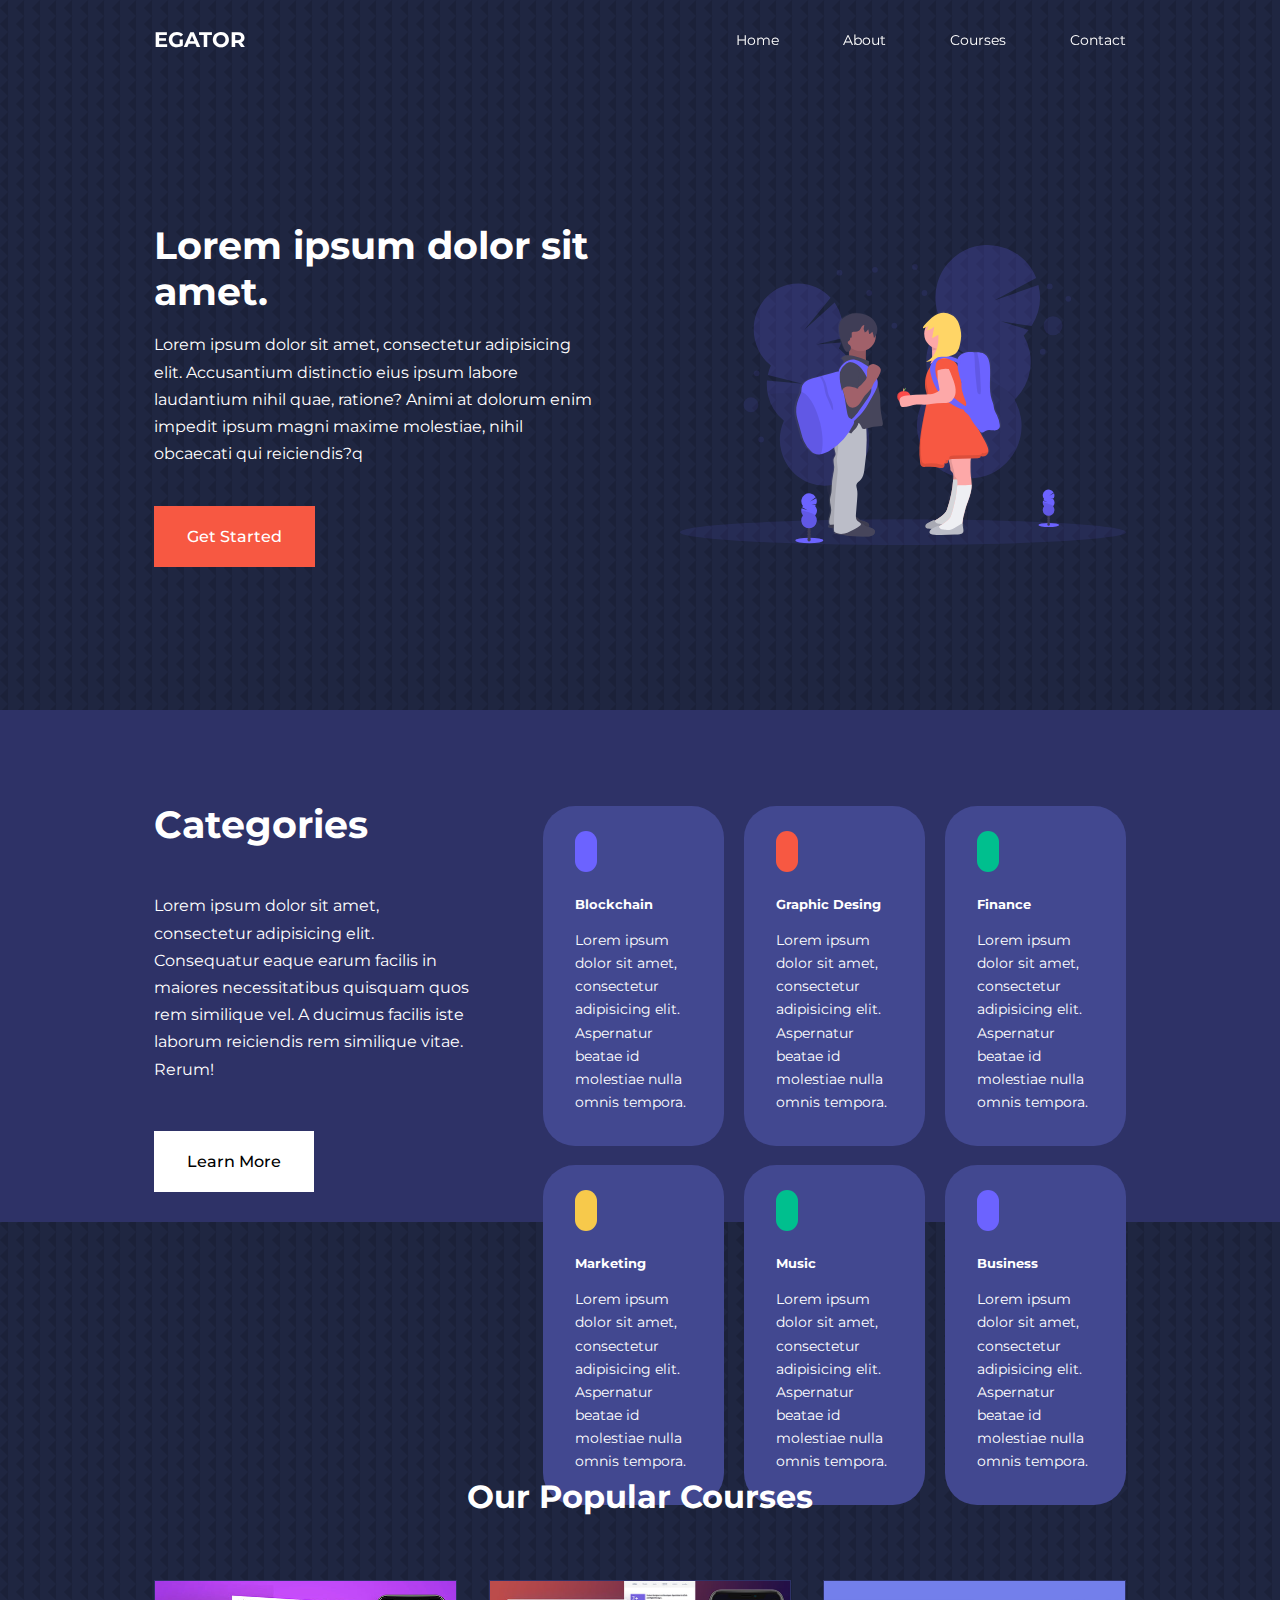
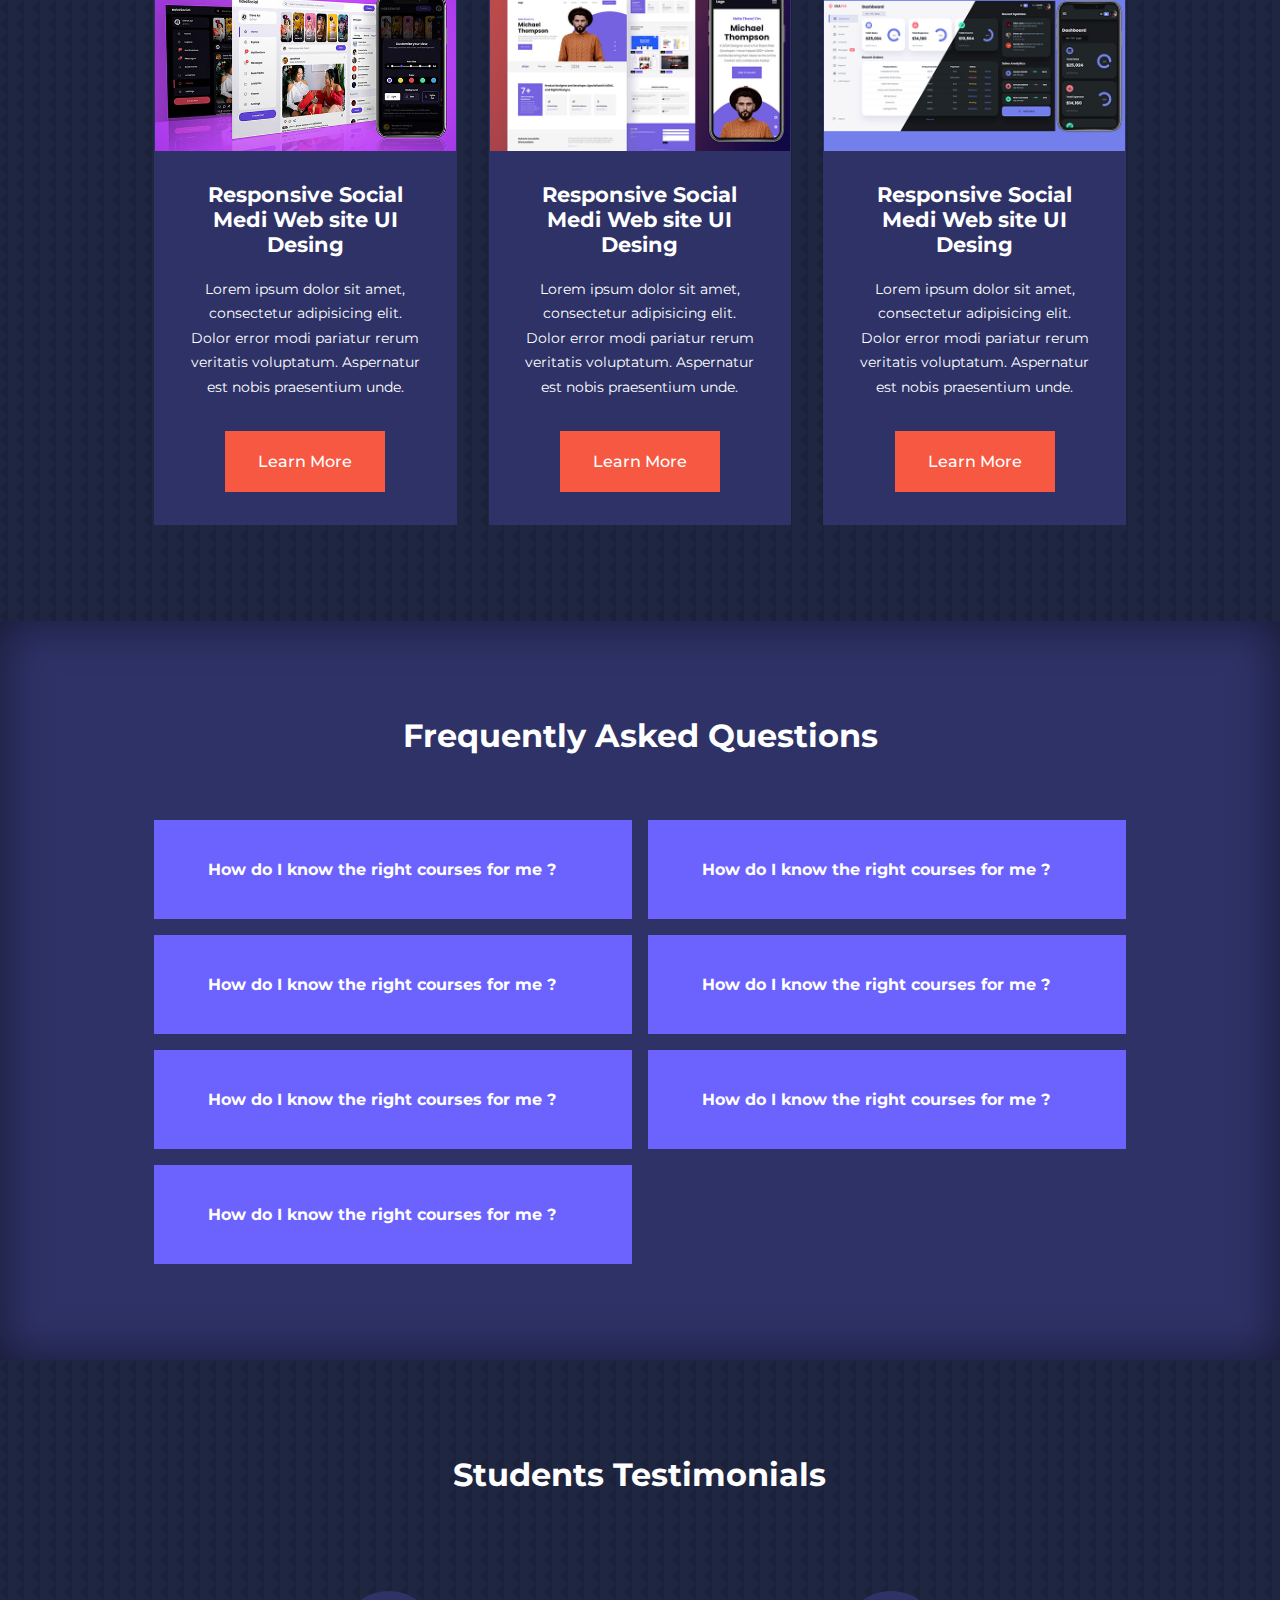
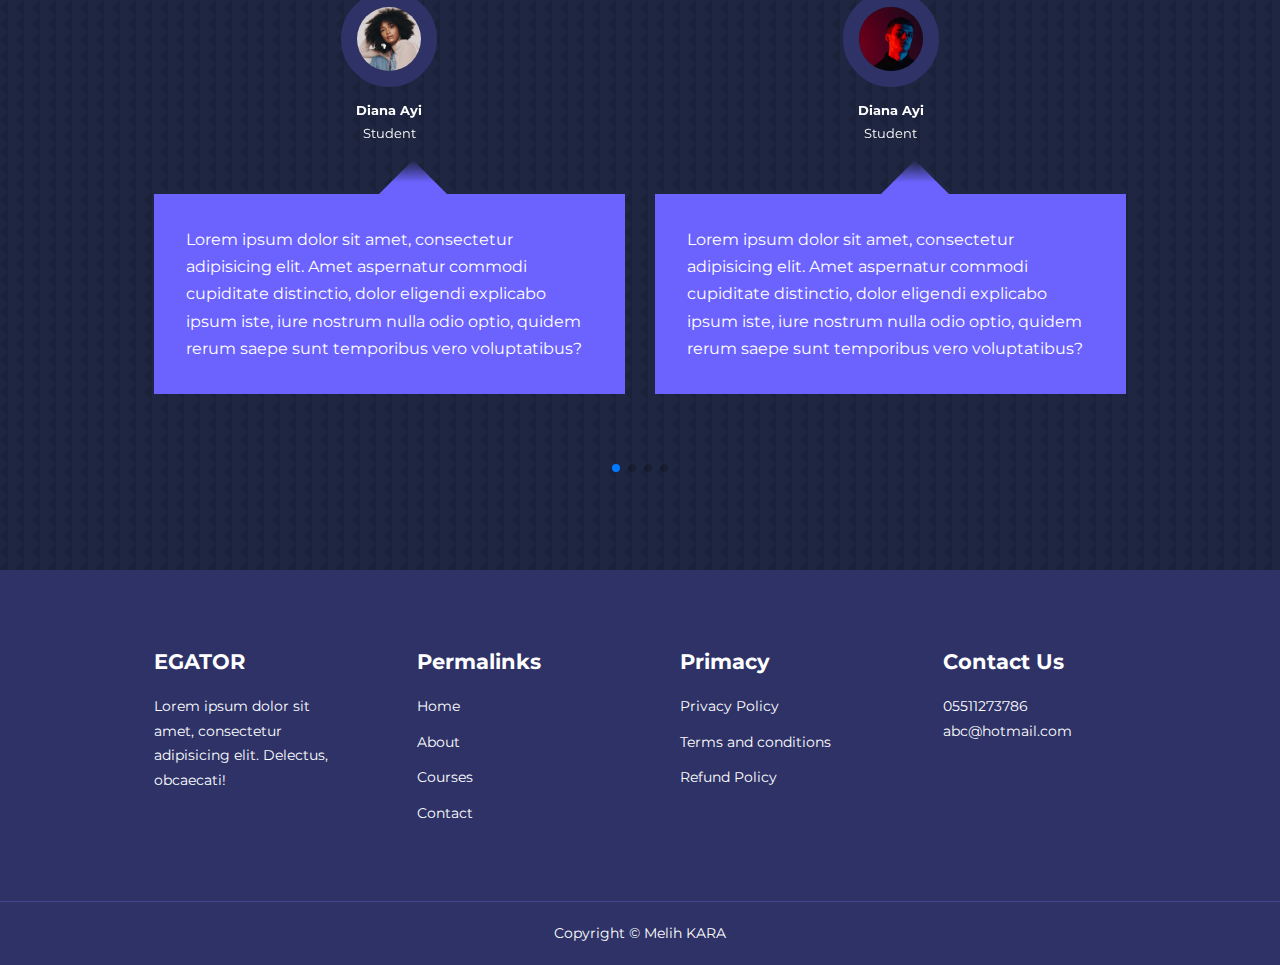
<file: index.html>
<!doctype html>
<html lang="en">
<head>
    <meta charset="UTF-8">
    <meta name="viewport"
          content="width=device-width, user-scalable=no, initial-scale=1.0, maximum-scale=1.0, minimum-scale=1.0">
    <meta http-equiv="X-UA-Compatible" content="ie=edge">
    <title>Responsive Multipage Education/School Website using HTML CSS & JavaScript</title>
    <link rel="stylesheet" href="css/style.css">
<!--    Icons ++++++++++-->
    <link rel="stylesheet" href="https://unicons.iconscout.com/release/v4.0.0/css/line.css">

<!--    Google Fonts  Montserrat -->
    <link rel="preconnect" href="https://fonts.googleapis.com">
    <link rel="preconnect" href="https://fonts.gstatic.com" crossorigin>
    <link href="https://fonts.googleapis.com/css2?family=Montserrat:wght@300;400;500;600;700;800;900&display=swap" rel="stylesheet">

    <link
            rel="stylesheet"
            href="https://cdn.jsdelivr.net/npm/swiper@8/swiper-bundle.min.css"
    />
</head>
<body>
<nav>
    <div class="container nav_container">
        <a href="index.html"><h4>EGATOR</h4></a>
        <ul class="nav_menu">
            <li><a href="index.html">Home</a></li>
            <li><a href="about.html">About</a></li>
            <li><a href="course.html">Courses</a></li>
            <li><a href="contact.html">Contact</a></li>
        </ul>
        <button id="open-menu-btn"><i class="uil uil-bars"></i></button>
        <button id="close-menu-btn"><i class="uil uil-multiply"></i></button>
    </div>
</nav>

    <header>
        <div class="container header_container">
            <div class="header_left">
                <h1>Lorem ipsum dolor sit amet.</h1>
                <p>Lorem ipsum dolor sit amet, consectetur adipisicing elit. Accusantium distinctio eius ipsum labore laudantium nihil quae, ratione? Animi at dolorum enim impedit ipsum magni maxime molestiae, nihil obcaecati qui reiciendis?q</p>
                <a href="course.html" class="btn btn-primary">Get Started</a>
            </div>
            <div class="header_right">
                <div class="header_right-image">
                    <img src="images/header.svg" alt="">
                </div>
            </div>
        </div>
    </header>

<!-------------CATEGORİES ------------------->
<section class="categories">
    <div class="container categories_container">
        <div class="categories_left">
            <h1>Categories</h1>
            <p>Lorem ipsum dolor sit amet, consectetur adipisicing elit. Consequatur eaque earum facilis in maiores necessitatibus quisquam quos rem similique vel. A ducimus facilis iste laborum reiciendis rem similique vitae. Rerum!</p>
            <a href="#" class="btn">Learn More</a>
        </div>

        <div class="categories_right">
            <article class="category">
                <span class="category_icon"><i class="uil uil-bitcoin-circle"></i></span>
                <h5>Blockchain</h5>
                <p>Lorem ipsum dolor sit amet, consectetur adipisicing elit. Aspernatur beatae id molestiae nulla omnis tempora.</p>
            </article>

            <article class="category">
                <span class="category_icon"><i class="uil uil-palette"></i></span>
                <h5>Graphic Desing</h5>
                <p>Lorem ipsum dolor sit amet, consectetur adipisicing elit. Aspernatur beatae id molestiae nulla omnis tempora.</p>
            </article>

            <article class="category">
                <span class="category_icon"><i class="uil uil-usd-circle"></i></span>
                <h5>Finance</h5>
                <p>Lorem ipsum dolor sit amet, consectetur adipisicing elit. Aspernatur beatae id molestiae nulla omnis tempora.</p>
            </article>

            <article class="category">
                <span class="category_icon"><i class="uil uil-megaphone"></i></span>
                <h5>Marketing</h5>
                <p>Lorem ipsum dolor sit amet, consectetur adipisicing elit. Aspernatur beatae id molestiae nulla omnis tempora.</p>
            </article>

            <article class="category">
                <span class="category_icon"><i class="uil uil-music"></i></span>
                <h5>Music</h5>
                <p>Lorem ipsum dolor sit amet, consectetur adipisicing elit. Aspernatur beatae id molestiae nulla omnis tempora.</p>
            </article>

            <article class="category">
                <span class="category_icon"><i class="uil uil-puzzle-piece"></i></span>
                <h5>Business</h5>
                <p>Lorem ipsum dolor sit amet, consectetur adipisicing elit. Aspernatur beatae id molestiae nulla omnis tempora.</p>
            </article>
        </div>
    </div>
</section>


<section class="courses">
    <h2>Our Popular Courses</h2>
    <div class="container courses_container">
        <article class="course">
            <div class="course_image">
                <img src="images/course1.jpg" alt="">
            </div>
            <div class="course_info">
                <h4>Responsive Social Medi Web site UI Desing</h4>
                <p>Lorem ipsum dolor sit amet, consectetur adipisicing elit. Dolor error modi pariatur rerum veritatis voluptatum. Aspernatur est nobis praesentium unde.</p>
                <a href="course.html" class="btn btn-primary">Learn More</a>
            </div>
        </article>
        <article class="course">
            <div class="course_image">
                <img src="images/course2.jpg" alt="">
            </div>
            <div class="course_info">
                <h4>Responsive Social Medi Web site UI Desing</h4>
                <p>Lorem ipsum dolor sit amet, consectetur adipisicing elit. Dolor error modi pariatur rerum veritatis voluptatum. Aspernatur est nobis praesentium unde.</p>
                <a href="course.html" class="btn btn-primary">Learn More</a>
            </div>
        </article>
        <article class="course">
            <div class="course_image">
                <img src="images/course3.jpg" alt="">
            </div>
            <div class="course_info">
                <h4>Responsive Social Medi Web site UI Desing</h4>
                <p>Lorem ipsum dolor sit amet, consectetur adipisicing elit. Dolor error modi pariatur rerum veritatis voluptatum. Aspernatur est nobis praesentium unde.</p>
                <a href="course.html" class="btn btn-primary">Learn More</a>
            </div>
        </article>
    </div>
</section>

<section class="faqs">
    <h2>Frequently Asked Questions</h2>
    <div class="container faqs_container">
        <article class="faq">
            <div class="faq_icon"><i class="uil uil-plus"></i></div>
            <div class="question_answer">
                <h4>How do I know the right courses for me ?</h4>
                <p>Lorem ipsum dolor sit amet, consectetur adipisicing elit. Aspernatur deleniti eos eum id libero placeat quae quaerat quas unde veniam!</p>
            </div>
        </article>

        <article class="faq ">
            <div class="faq_icon"><i class="uil uil-plus"></i></div>
            <div class="question_answer">
                <h4>How do I know the right courses for me ?</h4>
                <p>Lorem ipsum dolor sit amet, consectetur adipisicing elit. Aspernatur deleniti eos eum id libero placeat quae quaerat quas unde veniam!</p>
            </div>
        </article>


        <article class="faq ">
            <div class="faq_icon"><i class="uil uil-plus"></i></div>
            <div class="question_answer">
                <h4>How do I know the right courses for me ?</h4>
                <p>Lorem ipsum dolor sit amet, consectetur adipisicing elit. Aspernatur deleniti eos eum id libero placeat quae quaerat quas unde veniam!</p>
            </div>
        </article>


        <article class="faq">
            <div class="faq_icon"><i class="uil uil-plus"></i></div>
            <div class="question_answer">
                <h4>How do I know the right courses for me ?</h4>
                <p>Lorem ipsum dolor sit amet, consectetur adipisicing elit. Aspernatur deleniti eos eum id libero placeat quae quaerat quas unde veniam!</p>
            </div>
        </article>

        <article class="faq">
            <div class="faq_icon"><i class="uil uil-plus"></i></div>
            <div class="question_answer">
                <h4>How do I know the right courses for me ?</h4>
                <p>Lorem ipsum dolor sit amet, consectetur adipisicing elit. Aspernatur deleniti eos eum id libero placeat quae quaerat quas unde veniam!</p>
            </div>
        </article>


        <article class="faq">
            <div class="faq_icon"><i class="uil uil-plus"></i></div>
            <div class="question_answer">
                <h4>How do I know the right courses for me ?</h4>
                <p>Lorem ipsum dolor sit amet, consectetur adipisicing elit. Aspernatur deleniti eos eum id libero placeat quae quaerat quas unde veniam!</p>
            </div>
        </article>


        <article class="faq">
            <div class="faq_icon"><i class="uil uil-plus"></i></div>
            <div class="question_answer">
                <h4>How do I know the right courses for me ?</h4>
                <p>Lorem ipsum dolor sit amet, consectetur adipisicing elit. Aspernatur deleniti eos eum id libero placeat quae quaerat quas unde veniam!</p>
            </div>
        </article>
    </div>
</section>

<section class="container testimomials_container mySwiper">
    <h2>Students Testimonials</h2>
    <div class="swiper-wrapper">
        <article class="testimonial swiper-slide">
            <div class="avatar">
                <img src="images/avatar1.jpg" alt="">
            </div>
            <div class="testimonial_info">
                <h5>Diana Ayi</h5>
                <small>Student</small>
            </div>
            <div class="testimonial_body">
                <p>Lorem ipsum dolor sit amet, consectetur adipisicing elit. Amet aspernatur commodi cupiditate distinctio, dolor eligendi explicabo ipsum iste, iure nostrum nulla odio optio, quidem rerum saepe sunt temporibus vero voluptatibus?</p>
            </div>
        </article>

        <article class="testimonial swiper-slide">
            <div class="avatar">
                <img src="images/avatar2.jpg" alt="">
            </div>
            <div class="testimonial_info">
                <h5>Diana Ayi</h5>
                <small>Student</small>
            </div>
            <div class="testimonial_body">
                <p>Lorem ipsum dolor sit amet, consectetur adipisicing elit. Amet aspernatur commodi cupiditate distinctio, dolor eligendi explicabo ipsum iste, iure nostrum nulla odio optio, quidem rerum saepe sunt temporibus vero voluptatibus?</p>
            </div>
        </article>


        <article class="testimonial swiper-slide">
            <div class="avatar">
                <img src="images/avatar3.jpg" alt="">
            </div>
            <div class="testimonial_info">
                <h5>Diana Ayi</h5>
                <small>Student</small>
            </div>
            <div class="testimonial_body">
                <p>Lorem ipsum dolor sit amet, consectetur adipisicing elit. Amet aspernatur commodi cupiditate distinctio, dolor eligendi explicabo ipsum iste, iure nostrum nulla odio optio, quidem rerum saepe sunt temporibus vero voluptatibus?</p>
            </div>
        </article>



        <article class="testimonial swiper-slide">
            <div class="avatar">
                <img src="images/avatar4.jpg" alt="">
            </div>
            <div class="testimonial_info">
                <h5>Diana Ayi</h5>
                <small>Student</small>
            </div>
            <div class="testimonial_body">
                <p>Lorem ipsum dolor sit amet, consectetur adipisicing elit. Amet aspernatur commodi cupiditate distinctio, dolor eligendi explicabo ipsum iste, iure nostrum nulla odio optio, quidem rerum saepe sunt temporibus vero voluptatibus?</p>
            </div>
        </article>


        <article class="testimonial swiper-slide">
            <div class="avatar">
                <img src="images/avatar5.jpg" alt="">
            </div>
            <div class="testimonial_info">
                <h5>Diana Ayi</h5>
                <small>Student</small>
            </div>
            <div class="testimonial_body">
                <p>Lorem ipsum dolor sit amet, consectetur adipisicing elit. Amet aspernatur commodi cupiditate distinctio, dolor eligendi explicabo ipsum iste, iure nostrum nulla odio optio, quidem rerum saepe sunt temporibus vero voluptatibus?</p>
            </div>
        </article>
    </div>
    <div class="swiper-pagination"></div>
</section>

<!-------------Footer ------------------->


<footer>
    <div class="container footer_container">
        <div class="footer_1">
            <a href="index.html" class="footer_logo"><h4>EGATOR</h4></a>
            <p>Lorem ipsum dolor sit amet, consectetur adipisicing elit. Delectus, obcaecati!</p>
        </div>

        <div class="footer_2">
            <h4>Permalinks</h4>
            <ul class="permalinks">
                <li><a href="index.html">Home</a></li>
                <li><a href="about.html">About</a></li>
                <li><a href="course.html">Courses</a></li>
                <li><a href="contact.html">Contact</a></li>
            </ul>
        </div>

        <div class="footer_3">
            <h4>Primacy</h4>
            <ul class="permalinks">
                <li><a href="#">Privacy Policy</a></li>
                <li><a href="#">Terms and conditions</a></li>
                <li><a href="#">Refund Policy</a></li>
            </ul>
        </div>

        <div class="footer_4">
            <h4>Contact Us</h4>
            <div>
                <p>05511273786</p>
                <p>abc@hotmail.com</p>
            </div>

        <ul class="footer_socials">
            <li><a href="#"><i class="uil uil-facebook-p"></i></a></li>
            <li><a href="#"><i class="uil uil-instagram-alt"></i></a></li>
            <li><a href="#"><i class="uil uil-twitter"></i></a></li>
            <li><a href="#"><i class="uil uil-linkedin-alt"></i></a></li>
        </ul>
    </div>
    </div>

    <div class="footer_copyright">
        <smal>Copyright &copy; Melih KARA</smal>
    </div>
</footer>







<script src="https://cdn.jsdelivr.net/npm/swiper@8/swiper-bundle.min.js"></script>
<script src="js/main.js"></script>
</body>
</html>
</file>
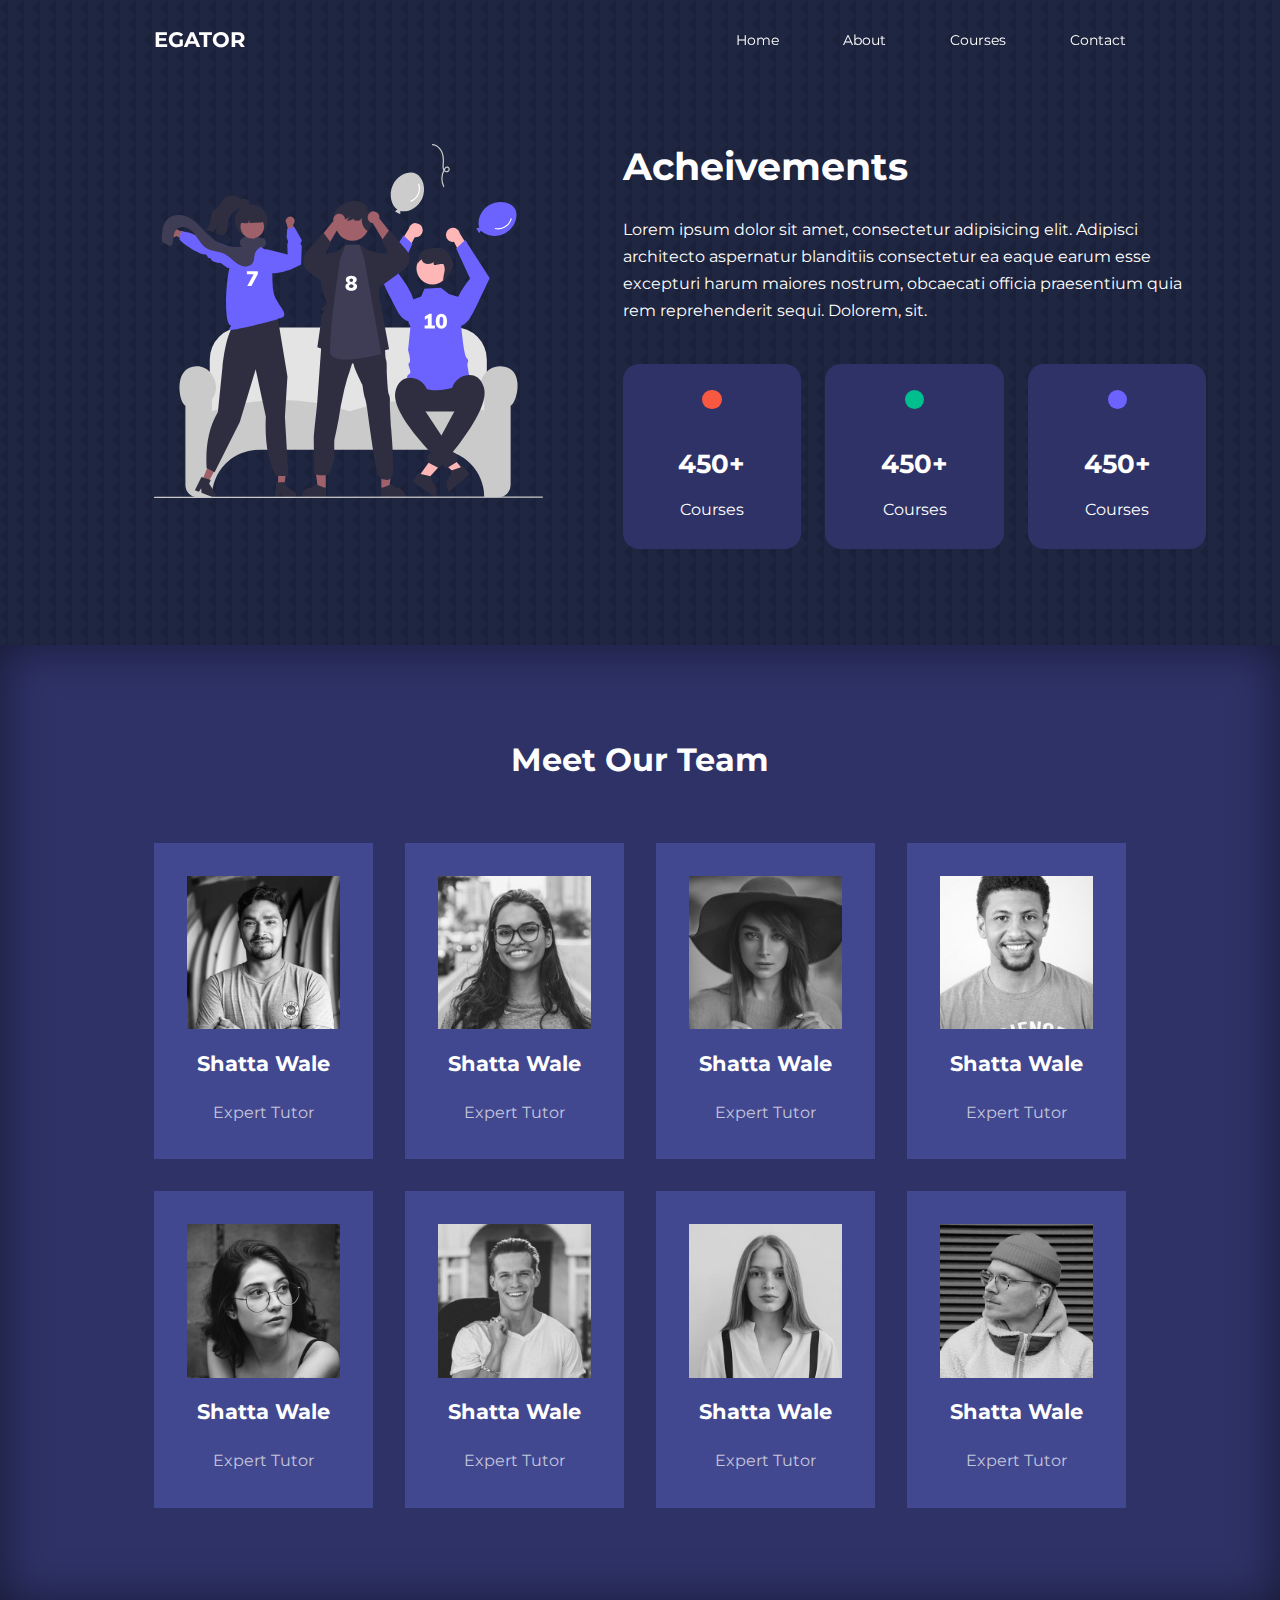
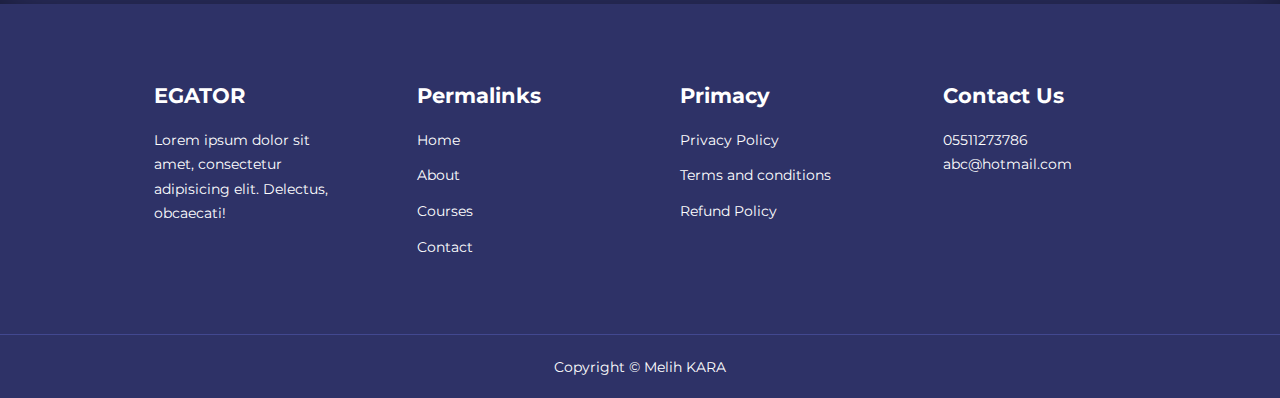
<file: about.html>
<!doctype html>
<html lang="en">
<head>
    <meta charset="UTF-8">
    <meta name="viewport"
          content="width=device-width, user-scalable=no, initial-scale=1.0, maximum-scale=1.0, minimum-scale=1.0">
    <meta http-equiv="X-UA-Compatible" content="ie=edge">
    <title>Responsive Multipage Education/School Website using HTML CSS & JavaScript</title>
    <link rel="stylesheet" href="css/style.css">
    <!--    Icons ++++++++++-->
    <link rel="stylesheet" href="https://unicons.iconscout.com/release/v4.0.0/css/line.css">

    <!--    Google Fonts  Montserrat -->
    <link rel="preconnect" href="https://fonts.googleapis.com">
    <link rel="preconnect" href="https://fonts.gstatic.com" crossorigin>
    <link href="https://fonts.googleapis.com/css2?family=Montserrat:wght@300;400;500;600;700;800;900&display=swap" rel="stylesheet">
    <link rel="stylesheet" href="css/about.css">

</head>
<body>
<nav>
    <div class="container nav_container">
        <a href="index.html"><h4>EGATOR</h4></a>
        <ul class="nav_menu">
            <li><a href="index.html">Home</a></li>
            <li><a href="about.html">About</a></li>
            <li><a href="course.html">Courses</a></li>
            <li><a href="contact.html">Contact</a></li>
        </ul>
        <button id="open-menu-btn"><i class="uil uil-bars"></i></button>
        <button id="close-menu-btn"><i class="uil uil-multiply"></i></button>
    </div>
</nav>

<section class="about_achievements">
    <div class="container about_achievements-container">
        <div class="about_achievements-left">
            <img src="images/about%20achievements.svg" alt="">
        </div>
        <div class="about_achievements-right">
            <h1>Acheivements</h1>
            <p>Lorem ipsum dolor sit amet, consectetur adipisicing elit. Adipisci architecto aspernatur blanditiis consectetur ea eaque earum esse excepturi harum maiores nostrum, obcaecati officia praesentium quia rem reprehenderit sequi. Dolorem, sit.</p>
            <div class="achievements_cards">
                <article class="achievement_card">
                    <span class="achievement_icon">
                        <i class="uil uil-video"></i>
                    </span>
                    <h3>450+</h3>
                    <p>Courses</p>
                </article>

                <article class="achievement_card">
                    <span class="achievement_icon">
                        <i class="uil uil-users-alt"></i>
                    </span>
                    <h3>450+</h3>
                    <p>Courses</p>
                </article>


                <article class="achievement_card">
                    <span class="achievement_icon">
                        <i class="uil uil-trophy"></i>
                    </span>
                    <h3>450+</h3>
                    <p>Courses</p>
                </article>
            </div>
        </div>
    </div>
</section>




<section class="team">
    <h2>Meet Our Team</h2>
    <div class="container team_container">
        <article class="team_member">
            <div class="team_member_image">
                <img src="images/tm1.jpg" alt="">
            </div>
            <div class="team_member-info">
                <h4>Shatta Wale</h4>
                <p>Expert Tutor</p>
            </div>
            <div class="team_member-socials">
                <a href="#" target="_blank"><i class="uil uil-instagram"></i></a>
                <a href="#" target="_blank"><i class="uil uil-twitter-alt"></i></a>
                <a href="#" target="_blank"><i class="uil uil-linkedin-alt"></i></a>
            </div>
        </article>

        <article class="team_member">
            <div class="team_member_image">
                <img src="images/tm2.jpg" alt="">
            </div>
            <div class="team_member-info">
                <h4>Shatta Wale</h4>
                <p>Expert Tutor</p>
            </div>
            <div class="team_member-socials">
                <a href="#" target="_blank"><i class="uil uil-instagram"></i></a>
                <a href="#" target="_blank"><i class="uil uil-twitter-alt"></i></a>
                <a href="#" target="_blank"><i class="uil uil-linkedin-alt"></i></a>
            </div>
        </article>


        <article class="team_member">
            <div class="team_member_image">
                <img src="images/tm3.jpg" alt="">
            </div>
            <div class="team_member-info">
                <h4>Shatta Wale</h4>
                <p>Expert Tutor</p>
            </div>
            <div class="team_member-socials">
                <a href="#" target="_blank"><i class="uil uil-instagram"></i></a>
                <a href="#" target="_blank"><i class="uil uil-twitter-alt"></i></a>
                <a href="#" target="_blank"><i class="uil uil-linkedin-alt"></i></a>
            </div>
        </article>


        <article class="team_member">
            <div class="team_member_image">
                <img src="images/tm4.jpg" alt="">
            </div>
            <div class="team_member-info">
                <h4>Shatta Wale</h4>
                <p>Expert Tutor</p>
            </div>
            <div class="team_member-socials">
                <a href="#" target="_blank"><i class="uil uil-instagram"></i></a>
                <a href="#" target="_blank"><i class="uil uil-twitter-alt"></i></a>
                <a href="#" target="_blank"><i class="uil uil-linkedin-alt"></i></a>
            </div>
        </article>


        <article class="team_member">
            <div class="team_member_image">
                <img src="images/tm5.jpg" alt="">
            </div>
            <div class="team_member-info">
                <h4>Shatta Wale</h4>
                <p>Expert Tutor</p>
            </div>
            <div class="team_member-socials">
                <a href="#" target="_blank"><i class="uil uil-instagram"></i></a>
                <a href="#" target="_blank"><i class="uil uil-twitter-alt"></i></a>
                <a href="#" target="_blank"><i class="uil uil-linkedin-alt"></i></a>
            </div>
        </article>


        <article class="team_member">
            <div class="team_member_image">
                <img src="images/tm6.jpg" alt="">
            </div>
            <div class="team_member-info">
                <h4>Shatta Wale</h4>
                <p>Expert Tutor</p>
            </div>
            <div class="team_member-socials">
                <a href="#" target="_blank"><i class="uil uil-instagram"></i></a>
                <a href="#" target="_blank"><i class="uil uil-twitter-alt"></i></a>
                <a href="#" target="_blank"><i class="uil uil-linkedin-alt"></i></a>
            </div>
        </article>

        <article class="team_member">
            <div class="team_member_image">
                <img src="images/tm7.jpg" alt="">
            </div>
            <div class="team_member-info">
                <h4>Shatta Wale</h4>
                <p>Expert Tutor</p>
            </div>
            <div class="team_member-socials">
                <a href="#" target="_blank"><i class="uil uil-instagram"></i></a>
                <a href="#" target="_blank"><i class="uil uil-twitter-alt"></i></a>
                <a href="#" target="_blank"><i class="uil uil-linkedin-alt"></i></a>
            </div>
        </article>

        <article class="team_member">
            <div class="team_member_image">
                <img src="images/tm8.jpg" alt="">
            </div>
            <div class="team_member-info">
                <h4>Shatta Wale</h4>
                <p>Expert Tutor</p>
            </div>
            <div class="team_member-socials">
                <a href="#" target="_blank"><i class="uil uil-instagram"></i></a>
                <a href="#" target="_blank"><i class="uil uil-twitter-alt"></i></a>
                <a href="#" target="_blank"><i class="uil uil-linkedin-alt"></i></a>
            </div>
        </article>
    </div>
</section>











<!-------------Footer ------------------->


<footer>
    <div class="container footer_container">
        <div class="footer_1">
            <a href="index.html" class="footer_logo"><h4>EGATOR</h4></a>
            <p>Lorem ipsum dolor sit amet, consectetur adipisicing elit. Delectus, obcaecati!</p>
        </div>

        <div class="footer_2">
            <h4>Permalinks</h4>
            <ul class="permalinks">
                <li><a href="index.html">Home</a></li>
                <li><a href="about.html">About</a></li>
                <li><a href="course.html">Courses</a></li>
                <li><a href="contact.html">Contact</a></li>
            </ul>
        </div>

        <div class="footer_3">
            <h4>Primacy</h4>
            <ul class="permalinks">
                <li><a href="#">Privacy Policy</a></li>
                <li><a href="#">Terms and conditions</a></li>
                <li><a href="#">Refund Policy</a></li>
            </ul>
        </div>

        <div class="footer_4">
            <h4>Contact Us</h4>
            <div>
                <p>05511273786</p>
                <p>abc@hotmail.com</p>
            </div>

            <ul class="footer_socials">
                <li><a href="#"><i class="uil uil-facebook-p"></i></a></li>
                <li><a href="#"><i class="uil uil-instagram-alt"></i></a></li>
                <li><a href="#"><i class="uil uil-twitter"></i></a></li>
                <li><a href="#"><i class="uil uil-linkedin-alt"></i></a></li>
            </ul>
        </div>
    </div>

    <div class="footer_copyright">
        <smal>Copyright &copy; Melih KARA</smal>
    </div>
</footer>







<script src="https://cdn.jsdelivr.net/npm/swiper@8/swiper-bundle.min.js"></script>
<script src="js/main.js"></script>
</body>
</html>
</file>
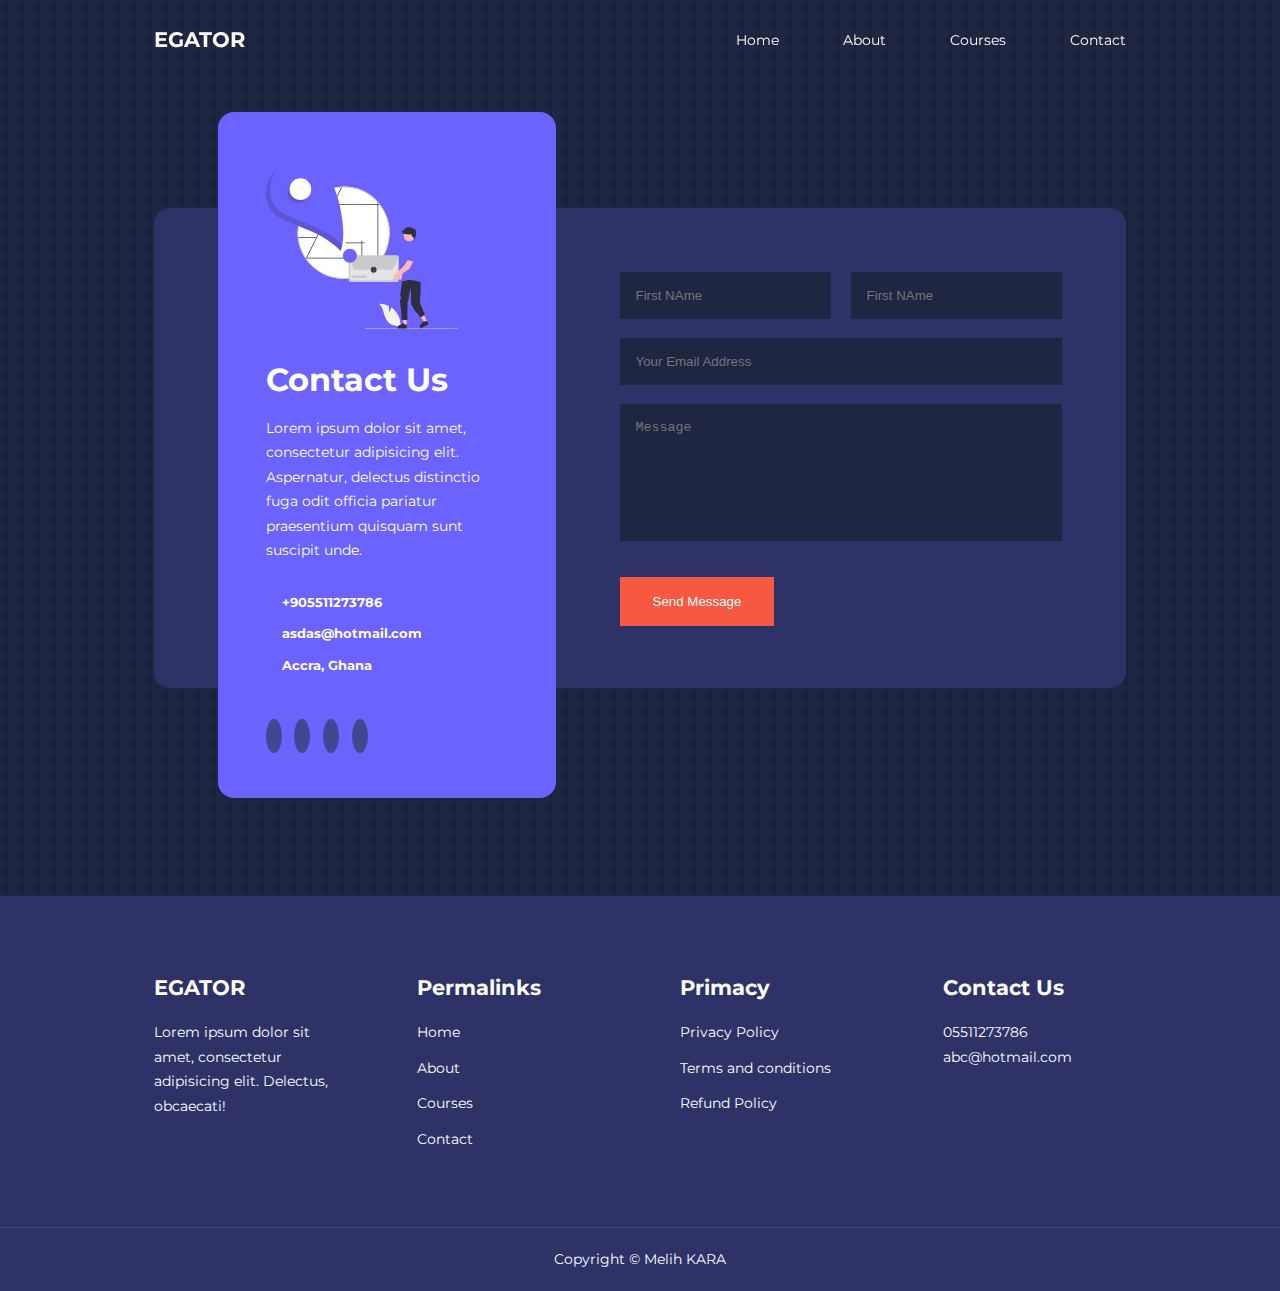
<file: contact.html>
<!doctype html>
<html lang="en">
<head>
    <meta charset="UTF-8">
    <meta name="viewport"
          content="width=device-width, user-scalable=no, initial-scale=1.0, maximum-scale=1.0, minimum-scale=1.0">
    <meta http-equiv="X-UA-Compatible" content="ie=edge">
    <title>Responsive Multipage Education/School Website using HTML CSS & JavaScript</title>
    <link rel="stylesheet" href="css/style.css">
    <!--    Icons ++++++++++-->
    <link rel="stylesheet" href="https://unicons.iconscout.com/release/v4.0.0/css/line.css">

    <!--    Google Fonts  Montserrat -->
    <link rel="preconnect" href="https://fonts.googleapis.com">
    <link rel="preconnect" href="https://fonts.gstatic.com" crossorigin>
    <link href="https://fonts.googleapis.com/css2?family=Montserrat:wght@300;400;500;600;700;800;900&display=swap" rel="stylesheet">

    <link rel="stylesheet" href="css/contact.css">
    <style>
    </style>
</head>
<body>
<nav>
    <div class="container nav_container">
        <a href="index.html"><h4>EGATOR</h4></a>
        <ul class="nav_menu">
            <li><a href="index.html">Home</a></li>
            <li><a href="about.html">About</a></li>
            <li><a href="course.html">Courses</a></li>
            <li><a href="contact.html">Contact</a></li>
        </ul>
        <button id="open-menu-btn"><i class="uil uil-bars"></i></button>
        <button id="close-menu-btn"><i class="uil uil-multiply"></i></button>
    </div>
</nav>

<section class="contact">
    <div class="container contact_container">
        <aside class="contact_aside">
            <div class="aside_image">
                <img src="images/contact.svg" alt="">
            </div>
            <h2>Contact Us</h2>
            <p>Lorem ipsum dolor sit amet, consectetur adipisicing elit. Aspernatur, delectus distinctio fuga odit officia pariatur praesentium quisquam sunt suscipit unde. </p>
            <ul class="contact_details">
                <li>
                    <i class="uil uil-phone-times"></i>
                    <h5>+905511273786</h5>
                </li>
                <li>
                    <i class="uil uil-envelope"></i>
                    <h5>asdas@hotmail.com</h5>
                </li>
                <li>
                    <i class="uil uil-location-point"></i>
                    <h5>Accra, Ghana</h5>
                </li>
            </ul>

            <ul class="contact_socials">
                <li><a href="#"><i class="uil uil-facebook-f"></i></a></li>
                <li><a href="#"><i class="uil uil-instagram"></i></a></li>
                <li><a href="#"><i class="uil uil-twitter"></i></a></li>
                <li><a href="#"><i class="uil uil-linkedin-alt"></i></a></li>
            </ul>
        </aside>

        <form action="https://formspree.io/f/mdovkvon"
                method="POST" class="contact_form">
            <div class="form_name">
                <input type="text" name="firstname" placeholder="First NAme" required>
                <input type="text" name="firstname" placeholder="First NAme" required>
            </div>
            <input type="email" name="emailaddress" placeholder="Your Email Address" required>
            <textarea name="Message" rows="7" placeholder="Message" required></textarea>
            <button type="submit" class="btn btn-primary">Send Message</button>
        </form>
    </div>
</section>






<!-------------Footer ------------------->


<footer>
    <div class="container footer_container">
        <div class="footer_1">
            <a href="index.html" class="footer_logo"><h4>EGATOR</h4></a>
            <p>Lorem ipsum dolor sit amet, consectetur adipisicing elit. Delectus, obcaecati!</p>
        </div>

        <div class="footer_2">
            <h4>Permalinks</h4>
            <ul class="permalinks">
                <li><a href="index.html">Home</a></li>
                <li><a href="about.html">About</a></li>
                <li><a href="course.html">Courses</a></li>
                <li><a href="contact.html">Contact</a></li>
            </ul>
        </div>

        <div class="footer_3">
            <h4>Primacy</h4>
            <ul class="permalinks">
                <li><a href="#">Privacy Policy</a></li>
                <li><a href="#">Terms and conditions</a></li>
                <li><a href="#">Refund Policy</a></li>
            </ul>
        </div>

        <div class="footer_4">
            <h4>Contact Us</h4>
            <div>
                <p>05511273786</p>
                <p>abc@hotmail.com</p>
            </div>

            <ul class="footer_socials">
                <li><a href="#"><i class="uil uil-facebook-p"></i></a></li>
                <li><a href="#"><i class="uil uil-instagram-alt"></i></a></li>
                <li><a href="#"><i class="uil uil-twitter"></i></a></li>
                <li><a href="#"><i class="uil uil-linkedin-alt"></i></a></li>
            </ul>
        </div>
    </div>

    <div class="footer_copyright">
        <smal>Copyright &copy; Melih KARA</smal>
    </div>
</footer>







<script src="https://cdn.jsdelivr.net/npm/swiper@8/swiper-bundle.min.js"></script>
<script src="js/main.js"></script>
</body>
</html>
</file>
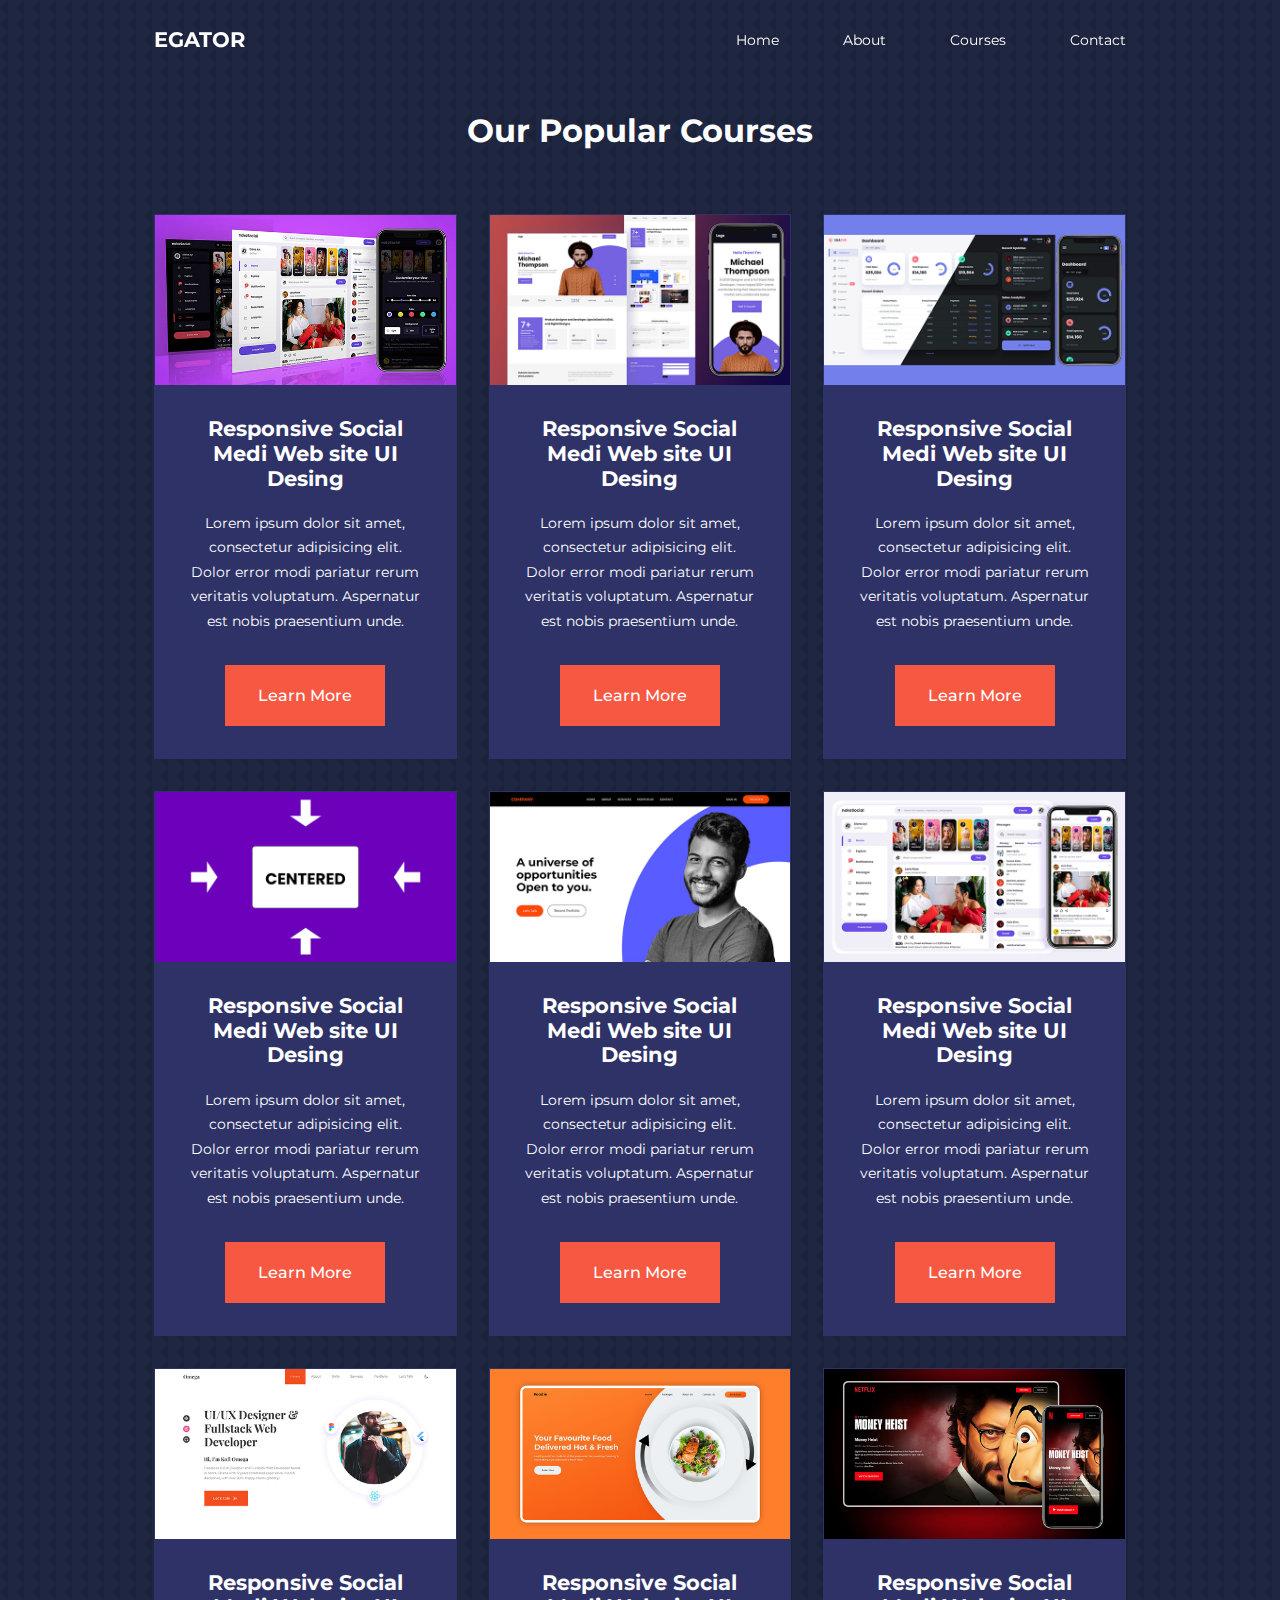
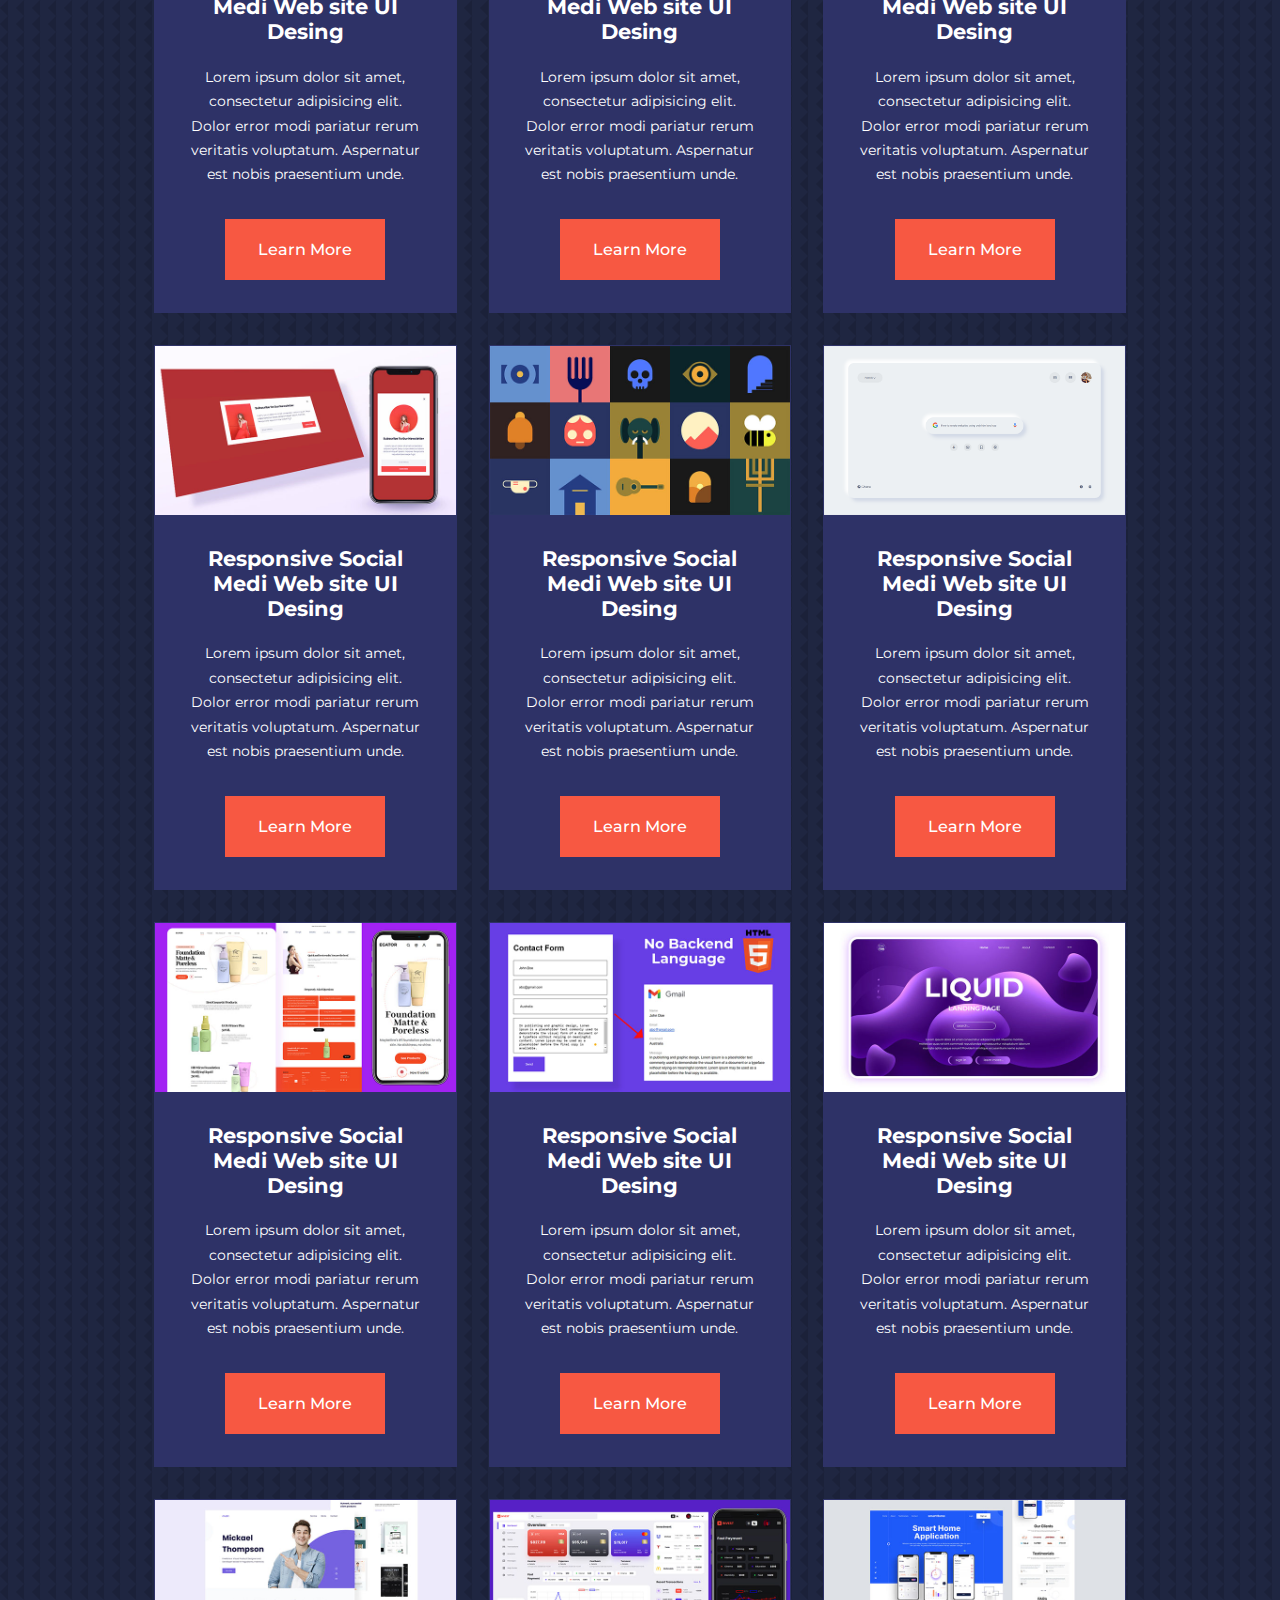
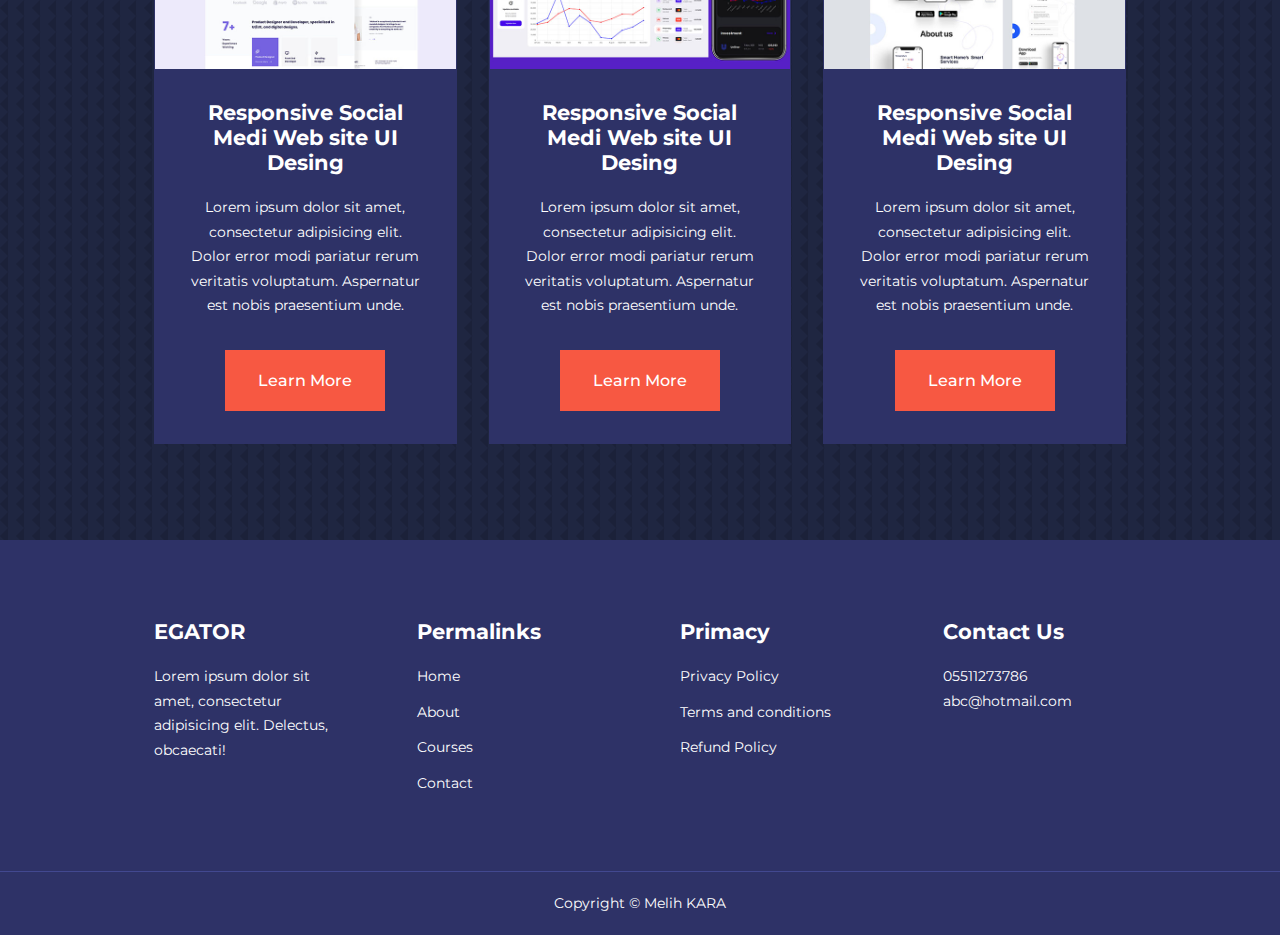
<file: course.html>
<!doctype html>
<html lang="en">
<head>
    <meta charset="UTF-8">
    <meta name="viewport"
          content="width=device-width, user-scalable=no, initial-scale=1.0, maximum-scale=1.0, minimum-scale=1.0">
    <meta http-equiv="X-UA-Compatible" content="ie=edge">
    <title>Responsive Multipage Education/School Website using HTML CSS & JavaScript</title>
    <link rel="stylesheet" href="css/style.css">
    <!--    Icons ++++++++++-->
    <link rel="stylesheet" href="https://unicons.iconscout.com/release/v4.0.0/css/line.css">

    <!--    Google Fonts  Montserrat -->
    <link rel="preconnect" href="https://fonts.googleapis.com">
    <link rel="preconnect" href="https://fonts.gstatic.com" crossorigin>
    <link href="https://fonts.googleapis.com/css2?family=Montserrat:wght@300;400;500;600;700;800;900&display=swap" rel="stylesheet">
    <style>
        .courses{
            margin-top: 1rem;
        }
    </style>
</head>
<body>
<nav>
    <div class="container nav_container">
        <a href="index.html"><h4>EGATOR</h4></a>
        <ul class="nav_menu">
            <li><a href="index.html">Home</a></li>
            <li><a href="about.html">About</a></li>
            <li><a href="course.html">Courses</a></li>
            <li><a href="contact.html">Contact</a></li>
        </ul>
        <button id="open-menu-btn"><i class="uil uil-bars"></i></button>
        <button id="close-menu-btn"><i class="uil uil-multiply"></i></button>
    </div>
</nav>



<section class="courses">
    <h2>Our Popular Courses</h2>
    <div class="container courses_container">
        <article class="course">
            <div class="course_image">
                <img src="images/course1.jpg" alt="">
            </div>
            <div class="course_info">
                <h4>Responsive Social Medi Web site UI Desing</h4>
                <p>Lorem ipsum dolor sit amet, consectetur adipisicing elit. Dolor error modi pariatur rerum veritatis voluptatum. Aspernatur est nobis praesentium unde.</p>
                <a href="course.html" class="btn btn-primary">Learn More</a>
            </div>
        </article>
        <article class="course">
            <div class="course_image">
                <img src="images/course2.jpg" alt="">
            </div>
            <div class="course_info">
                <h4>Responsive Social Medi Web site UI Desing</h4>
                <p>Lorem ipsum dolor sit amet, consectetur adipisicing elit. Dolor error modi pariatur rerum veritatis voluptatum. Aspernatur est nobis praesentium unde.</p>
                <a href="course.html" class="btn btn-primary">Learn More</a>
            </div>
        </article>
        <article class="course">
            <div class="course_image">
                <img src="images/course3.jpg" alt="">
            </div>
            <div class="course_info">
                <h4>Responsive Social Medi Web site UI Desing</h4>
                <p>Lorem ipsum dolor sit amet, consectetur adipisicing elit. Dolor error modi pariatur rerum veritatis voluptatum. Aspernatur est nobis praesentium unde.</p>
                <a href="course.html" class="btn btn-primary">Learn More</a>
            </div>
        </article>

        <article class="course">
            <div class="course_image">
                <img src="images/course4.jpg" alt="">
            </div>
            <div class="course_info">
                <h4>Responsive Social Medi Web site UI Desing</h4>
                <p>Lorem ipsum dolor sit amet, consectetur adipisicing elit. Dolor error modi pariatur rerum veritatis voluptatum. Aspernatur est nobis praesentium unde.</p>
                <a href="course.html" class="btn btn-primary">Learn More</a>
            </div>
        </article>


        <article class="course">
            <div class="course_image">
                <img src="images/course5.jpg" alt="">
            </div>
            <div class="course_info">
                <h4>Responsive Social Medi Web site UI Desing</h4>
                <p>Lorem ipsum dolor sit amet, consectetur adipisicing elit. Dolor error modi pariatur rerum veritatis voluptatum. Aspernatur est nobis praesentium unde.</p>
                <a href="course.html" class="btn btn-primary">Learn More</a>
            </div>
        </article>


        <article class="course">
            <div class="course_image">
                <img src="images/course6.jpg" alt="">
            </div>
            <div class="course_info">
                <h4>Responsive Social Medi Web site UI Desing</h4>
                <p>Lorem ipsum dolor sit amet, consectetur adipisicing elit. Dolor error modi pariatur rerum veritatis voluptatum. Aspernatur est nobis praesentium unde.</p>
                <a href="course.html" class="btn btn-primary">Learn More</a>
            </div>
        </article>


        <article class="course">
            <div class="course_image">
                <img src="images/course7.jpg" alt="">
            </div>
            <div class="course_info">
                <h4>Responsive Social Medi Web site UI Desing</h4>
                <p>Lorem ipsum dolor sit amet, consectetur adipisicing elit. Dolor error modi pariatur rerum veritatis voluptatum. Aspernatur est nobis praesentium unde.</p>
                <a href="course.html" class="btn btn-primary">Learn More</a>
            </div>
        </article>


        <article class="course">
            <div class="course_image">
                <img src="images/course8.jpg" alt="">
            </div>
            <div class="course_info">
                <h4>Responsive Social Medi Web site UI Desing</h4>
                <p>Lorem ipsum dolor sit amet, consectetur adipisicing elit. Dolor error modi pariatur rerum veritatis voluptatum. Aspernatur est nobis praesentium unde.</p>
                <a href="course.html" class="btn btn-primary">Learn More</a>
            </div>
        </article>
        <article class="course">
            <div class="course_image">
                <img src="images/course9.jpg" alt="">
            </div>
            <div class="course_info">
                <h4>Responsive Social Medi Web site UI Desing</h4>
                <p>Lorem ipsum dolor sit amet, consectetur adipisicing elit. Dolor error modi pariatur rerum veritatis voluptatum. Aspernatur est nobis praesentium unde.</p>
                <a href="course.html" class="btn btn-primary">Learn More</a>
            </div>
        </article>

        <article class="course">
            <div class="course_image">
                <img src="images/course10.jpg" alt="">
            </div>
            <div class="course_info">
                <h4>Responsive Social Medi Web site UI Desing</h4>
                <p>Lorem ipsum dolor sit amet, consectetur adipisicing elit. Dolor error modi pariatur rerum veritatis voluptatum. Aspernatur est nobis praesentium unde.</p>
                <a href="course.html" class="btn btn-primary">Learn More</a>
            </div>
        </article>


        <article class="course">
            <div class="course_image">
                <img src="images/course11.jpg" alt="">
            </div>
            <div class="course_info">
                <h4>Responsive Social Medi Web site UI Desing</h4>
                <p>Lorem ipsum dolor sit amet, consectetur adipisicing elit. Dolor error modi pariatur rerum veritatis voluptatum. Aspernatur est nobis praesentium unde.</p>
                <a href="course.html" class="btn btn-primary">Learn More</a>
            </div>
        </article>


        <article class="course">
            <div class="course_image">
                <img src="images/course12.jpg" alt="">
            </div>
            <div class="course_info">
                <h4>Responsive Social Medi Web site UI Desing</h4>
                <p>Lorem ipsum dolor sit amet, consectetur adipisicing elit. Dolor error modi pariatur rerum veritatis voluptatum. Aspernatur est nobis praesentium unde.</p>
                <a href="course.html" class="btn btn-primary">Learn More</a>
            </div>
        </article>

        <article class="course">
            <div class="course_image">
                <img src="images/course13.jpg" alt="">
            </div>
            <div class="course_info">
                <h4>Responsive Social Medi Web site UI Desing</h4>
                <p>Lorem ipsum dolor sit amet, consectetur adipisicing elit. Dolor error modi pariatur rerum veritatis voluptatum. Aspernatur est nobis praesentium unde.</p>
                <a href="course.html" class="btn btn-primary">Learn More</a>
            </div>
        </article>

        <article class="course">
            <div class="course_image">
                <img src="images/course14.jpg" alt="">
            </div>
            <div class="course_info">
                <h4>Responsive Social Medi Web site UI Desing</h4>
                <p>Lorem ipsum dolor sit amet, consectetur adipisicing elit. Dolor error modi pariatur rerum veritatis voluptatum. Aspernatur est nobis praesentium unde.</p>
                <a href="course.html" class="btn btn-primary">Learn More</a>
            </div>
        </article>

        <article class="course">
            <div class="course_image">
                <img src="images/course15.jpg" alt="">
            </div>
            <div class="course_info">
                <h4>Responsive Social Medi Web site UI Desing</h4>
                <p>Lorem ipsum dolor sit amet, consectetur adipisicing elit. Dolor error modi pariatur rerum veritatis voluptatum. Aspernatur est nobis praesentium unde.</p>
                <a href="course.html" class="btn btn-primary">Learn More</a>
            </div>
        </article>

        <article class="course">
            <div class="course_image">
                <img src="images/course16.jpg" alt="">
            </div>
            <div class="course_info">
                <h4>Responsive Social Medi Web site UI Desing</h4>
                <p>Lorem ipsum dolor sit amet, consectetur adipisicing elit. Dolor error modi pariatur rerum veritatis voluptatum. Aspernatur est nobis praesentium unde.</p>
                <a href="course.html" class="btn btn-primary">Learn More</a>
            </div>
        </article>

        <article class="course">
            <div class="course_image">
                <img src="images/course17.jpg" alt="">
            </div>
            <div class="course_info">
                <h4>Responsive Social Medi Web site UI Desing</h4>
                <p>Lorem ipsum dolor sit amet, consectetur adipisicing elit. Dolor error modi pariatur rerum veritatis voluptatum. Aspernatur est nobis praesentium unde.</p>
                <a href="course.html" class="btn btn-primary">Learn More</a>
            </div>
        </article>

        <article class="course">
            <div class="course_image">
                <img src="images/course18.jpg" alt="">
            </div>
            <div class="course_info">
                <h4>Responsive Social Medi Web site UI Desing</h4>
                <p>Lorem ipsum dolor sit amet, consectetur adipisicing elit. Dolor error modi pariatur rerum veritatis voluptatum. Aspernatur est nobis praesentium unde.</p>
                <a href="course.html" class="btn btn-primary">Learn More</a>
            </div>
        </article>

    </div>
</section>



<!-------------Footer ------------------->


<footer>
    <div class="container footer_container">
        <div class="footer_1">
            <a href="index.html" class="footer_logo"><h4>EGATOR</h4></a>
            <p>Lorem ipsum dolor sit amet, consectetur adipisicing elit. Delectus, obcaecati!</p>
        </div>

        <div class="footer_2">
            <h4>Permalinks</h4>
            <ul class="permalinks">
                <li><a href="index.html">Home</a></li>
                <li><a href="about.html">About</a></li>
                <li><a href="course.html">Courses</a></li>
                <li><a href="contact.html">Contact</a></li>
            </ul>
        </div>

        <div class="footer_3">
            <h4>Primacy</h4>
            <ul class="permalinks">
                <li><a href="#">Privacy Policy</a></li>
                <li><a href="#">Terms and conditions</a></li>
                <li><a href="#">Refund Policy</a></li>
            </ul>
        </div>

        <div class="footer_4">
            <h4>Contact Us</h4>
            <div>
                <p>05511273786</p>
                <p>abc@hotmail.com</p>
            </div>

            <ul class="footer_socials">
                <li><a href="#"><i class="uil uil-facebook-p"></i></a></li>
                <li><a href="#"><i class="uil uil-instagram-alt"></i></a></li>
                <li><a href="#"><i class="uil uil-twitter"></i></a></li>
                <li><a href="#"><i class="uil uil-linkedin-alt"></i></a></li>
            </ul>
        </div>
    </div>

    <div class="footer_copyright">
        <smal>Copyright &copy; Melih KARA</smal>
    </div>
</footer>







<script src="https://cdn.jsdelivr.net/npm/swiper@8/swiper-bundle.min.js"></script>
<script src="js/main.js"></script>
</body>
</html>
</file>
<file: css/style.css>
*{
    margin: 0;
    padding: 0;
    border: 0;
    outline: 0;
    text-decoration: none;
    list-style: none;
    box-sizing: border-box;
}
:root{
    --color-primary:#6c63ff;
    --color-success:#00bf8e;
    --color-warning:#f7c94b;
    --color-danger:#f75842;
    --color-danger-variant:rgba(247,88,66,0.4);
    --color-white:#fff;
    --color-light:rgba(255,255,255,0.7);
    --color-black:#000;
    --color-bg:#1f2641;
    --color-bg1:#2e3267;
    --color-bg2:#424890;

    --container-width-lg:76%;
    --container-width-md:90%;
    --container-width-sm:94%;

    --transition:all 400ms ease;
}
body{
    font-family: 'Montserrat', sans-serif;
    line-height: 1.7;
    color: var(--color-white);
    background: var(--color-bg);
    background-image: url("../images/bg-texture.png");
}
.container{
    width: var(--container-width-lg);
    margin: 0 auto;
}
section{
    padding: 6rem 0;
}
section h2{
    text-align: center;
    margin-bottom: 4rem;
}
h1,
h2,
h3,
h4,
h5{
    line-height: 1.2;
}
h1{
    font-size: 2.4rem;
}
h2{
    font-size: 2rem;
}
h3{
    font-size: 1.6rem;
}
h4{
    font-size: 1.3rem;
}
a{
    color: var(--color-white);
}
img{
    width: 100%;
    display: block;
    object-fit: cover;
    /*
        object-fit: cover;
    resmin boyutlarının nesnenin boyutlarına göre oturtulmasını sağlar.
    Bu özellik resmin tamamının nesnenin içine sığmasını sağlar, ancak resmin en az bir yönü nesnenin boyutlarını aşar.
     Bu durumda, resmin diğer yönleri kesilerek nesnenin boyutlarına sığdırılır.*/
}
.btn{
    /*
        display: inline-block;
     Bu özellik, nesnenin satır içinde yer almasını ve blok olarak boyutlandırılmasını sağlar.
     Bu, nesnenin genişliği ve yüksekliği belirlenebilir olmasını, ancak aynı zamanda metinle birlikte yerleştirilmesine izin verir.
      Bu özellik, dikey olarak sıralanmış ve yatay olarak uzun bir metnin içinde yer alan bir resim gibi durumlarda kullanılabilir.*/
    display: inline-block;
    background: var(--color-white);
    color: var(--color-black);
    padding: 1rem 2rem;
    border: 1px solid transparent;
    font-weight: 500;
    transition: var(--transition);
}
.btn:hover{
    background: transparent;
    color: var(--color-white);
    border-color: var(--color-white);
}
.btn-primary{
    background: var(--color-danger);
    color: var(--color-white);
}

/************* Navbar ******************/
nav{
    background: transparent;
    width: 100vw;/*Bu, sayfanın görüntülenme alanının ne kadar geniş olduğunu belirler ve sayfanın görüntülenmesini optimize etmek için kullanılabilir.
     */
    height: 5rem;
    position: fixed;
    top: 0;
    z-index: 11;
}

/*JAVASCRİPT YAZARKEN YAZDIK*/
.window-scroll{
    background: var(--color-primary);
    box-shadow: 0 1rem 2rem rgba(0,0,0,0.2);
}



.nav_container{
    height: 100%;
    display: flex;
    justify-content: space-between;
    align-items: center;
}
nav button{
    display: none;
}
.nav_menu{
    display: flex;
    align-items: center;
    gap:4rem;
}
.nav_menu a{
    font-size: 0.9rem;
    transition: var(--transition);
}
.nav_menu a:hover{
    color: var(--color-bg2);
}
/************* HEADER ******************/
header{
    position: relative;
    top: 5rem;
    overflow: hidden;
    height: 70vh;
    margin-bottom: 5rem;
}
.header_container{
    display: grid;
    grid-template-columns: 1fr 1fr;
    align-items: center;
    gap: 5rem;
    height: 100%;
}
.header_left p{
    margin: 1rem 0 2.4rem;
}

/************* CATEGORIES ******************/
.categories{
    background: var(--color-bg1);
    height: 32rem;
}
.categories h1{
    line-height: 1;
    margin-bottom: 3rem;
}
.categories_container{
    display: grid;
    grid-template-columns: 40% 60%;
    /*gap: 4rem;*/
}
.categories_left{
    margin-right: 4rem;
}
.categories_left p{
    margin: 1rem 0 3rem;
}
.categories_right{
    display: grid;
    grid-template-columns: repeat(3,1fr);
    gap: 1.2rem;
}
.category{
    background: var(--color-bg2);
    padding: 2rem;
    border-radius: 2rem;
    transition: var(--transition);
}
.category:hover{
    box-shadow: 0 3rem 3rem rgba(0,0,0,0.3);
    z-index: 1;
}
.category:nth-child(2) .category_icon{
    background: var(--color-danger);
}
.category:nth-child(3) .category_icon{
    background: var(--color-success);
}
.category:nth-child(4) .category_icon{
    background: var(--color-warning);
}
.category:nth-child(5) .category_icon{
    background: var(--color-success);
}
.category_icon{
    background: var(--color-primary);
    padding: 0.7rem;
    border-radius: 0.9rem;
}
.category h5{
    margin: 2rem 0 1rem;
}
.category p{
    font-size: 0.85rem;
}
/************* Course ******************/
.courses{
    margin-top: 10rem;
}
.courses_container{
    display: grid;
    grid-template-columns: repeat(3,1fr);
    gap: 2rem;
}
.course{
    background: var(--color-bg1);
    text-align: center;
    border: 1px solid transparent;
    transition: var(--transition);
}
.course:hover{
    background: transparent;
    border-color: var(--color-primary);
}
.course_info{
    padding: 2rem;
}
.course_info{
    padding: 2rem;
}
.course_info p{
    margin: 1.2rem 0 2rem;
    font-size: 0.9rem;
}
/************* faq ******************/
.faqs{
    background: var(--color-bg1);
    box-shadow: inset 0 0 3rem rgba(0,0,0,0.5);
    /*
    "Inset" CSS özelliği, oluşturulan gölgenin içeri doğru (yani nesnenin içine) yerleştirilmesini sağlar.
    Bu, nesnenin iç kısmına bir gölge eklemenizi sağlar.
     Örneğin, bir kutunun iç kısmına bir gölge eklemek istediğinizde kullanabilirsiniz.*/
}
.faqs_container{
    display: grid;
    grid-template-columns: 1fr 1fr;
    gap: 1rem;
}
.faq{
    padding: 2rem;
    display: flex;
    align-items: center;
    gap: 1.4rem;
    height: fit-content;
    /*
     "height: fit-content;" kodu, HTML ve CSS kullanılarak yapılandırılan bir web sayfasında bir elementin yüksekliğinin içeriklerine göre otomatik olarak ayarlanmasını sağlar.
     Bu, sayfanın görünümünün daha esnek ve dinamik hale gelmesine yardımcı olur.
     */
    background: var(--color-primary);
    cursor: pointer;
}
.faq h4{
    font-size: 1rem;
    line-height: 2.2;
}
.faq_icon{
    align-self: flex-start;
    font-size: 1.2rem;
}
.faq p{
    margin-top: 0.8rem;
    display: none;
}

.faq.open p{
    display: block;
}
/************* TESTIMONIAL ******************/
.testimomials_container{
    overflow-x: hidden;
    position: relative;
    margin-bottom: 5rem;
}
.testimonial{
    padding-top: 2rem;
}
.avatar{
    width: 6rem;
    height: 6rem;
    border-radius: 50%;
    overflow: hidden;
    margin: 0 auto 1rem;
    border: 1rem solid var(--color-bg1);
}
.testimonial_info{
    text-align: center;
}
.testimonial_body{
    background: var(--color-primary);
    padding: 2rem;
    margin-top: 3rem;
    position: relative;
}
.testimonial_body::before{
    content: "";
    display: block;
    background: linear-gradient(
    /*
     "background: linear-gradient(135deg, transparent, var(--color-primary), var(--color-primary), var(--color-primary));"
      CSS kodu arka plan için bir linear gradient efekti oluşturur.
      135 derece açıda, transparent (şeffaf) renkten başlar ve var(--color-primary) renkli üç seçeneğe geçer.
     */
    135deg,
    transparent,
    var(--color-primary),
    var(--color-primary),
    var(--color-primary)
    );
    width: 3rem;
    height: 3rem;
    position: absolute;
    left: 50%;
    top: -1.5rem;
    transform: rotate(45deg);
}
footer{
    background: var(--color-bg1);
    padding-top: 5rem;
    font-size: 0.9rem;
}
.footer_container{
    display: grid;
    grid-template-columns: repeat(4,1fr);
    gap: 5rem;
}
.footer_container > div h4{
    margin-bottom: 1.2rem;
}
.footer_1 p{
    margin: 0 0 2rem;
}
footer ul li{
    margin-bottom: 0.7rem;
}
footer ul li a:hover{
    text-decoration: underline;
}
.footer_socials{
    display: flex;
    gap: 1rem;
    font-size: 1.2rem;
    margin-top: 2rem;
}
.footer_copyright{
    text-align: center;
    margin-top: 4rem;
    padding: 1.2rem 0;
    border-top: 1px solid var(--color-bg2);
}

@media screen and (max-width: 1024px){
    .container{
        width: var(--container-width-md);
    }
    h1{
        font-size: 2.2rem;
    }
    h2{
        font-size: 1.7rem;
    }
    h3{
        font-size: 1.4rem;
    }
    h4{
        font-size: 1.2rem;
    }

    /*************   Navbar ************/
    nav button{
        display: inline-block;
        background: transparent;
        font-size: 1.8rem;
        color: var(--color-white);
        cursor: pointer;
    }
    nav button#close-menu-btn{
        display: none;
    }
    .nav_menu{
        position: fixed;
        top: 5rem;
        right: 5%;
        height: fit-content;/*yüksekliğinin içeriğine uygun olarak otomatik olarak ayarlanmasını sağlar. */
        width: 18rem;
        flex-direction: column;
        gap: 0;
        display: none;
    }
    .nav_menu li{
        width: 100%;
        height: 5.8rem;

        /*Jsde clicki yaptıktan sonra animasyon*/
        animation: animateNavItems 400ms linear forwards;/*"forwards" animasyonun bitiminde animasyonun son halini saklar ve ilerletir.
         Bu, animasyonun sonunda öğenin son görünümünü koruma ve sonraki animasyonlar için kullanma imkanı sağlar. */
        transform-origin: top right;/* üsten ve sağdan başlama efekti*/
        opacity: 0;/*Kutular gözüküyordu kaybettik
        .nav_menu li:nth-child(2){  */
    }
    
    /*Jsde clicki yaptıktan sonra animasyon*/
    @keyframes animateNavItems{
        0%{
            transform: rotateZ(-90deg) rotateX(90deg) scale(0.1);/*ortadan döner */
        }
        100%{
            transform: rotateZ(0) rotateX(0) scale(1);
            opacity: 1;/* animasyonda görünür yapma*/
        }
    }
    .nav_menu li:nth-child(2){
        animation-delay: 200ms;
    }
    .nav_menu li:nth-child(3){
        animation-delay: 400ms;
    }
    .nav_menu li:nth-child(4){
        animation-delay: 600ms;
    }



    .nav_menu li a{
        background: var(--color-primary);
        box-shadow: -4rem 6rem 10rem rgba(0,0,0,0.6);
        width: 100%;
        height: 100%;
        display: grid;
        place-items: center;/* merkezler*/
    }
    .nav_menu li a:hover{
        background: var(--color-bg2);
        color: var(--color-white);
    }

    /*HEADER    +*/
    header{
        height: 52vh;
        margin-bottom: 4rem;
    }
    .header_container{
        gap: 0;
        padding-bottom: 3rem;
    }
            /*CATEGORIES    */
    .categories{
        height: auto;
    }
    .categories_container{
        grid-template-columns: 1fr;
        gap: 3rem;
    }

    /*POPULAR COURSES*/
    .courses{
        margin-top: 0;
    }
    .courses_container{
        grid-template-columns: 1fr 1fr;
    }

    /*FAQS   +*/
    .faqs_container{
        grid-template-columns: 1fr;
    }
    .faq{
        padding: 1.5rem;
    }

    /*FOOTER */
    .footer_container{
        grid-template-columns: 1fr 1fr;
    }
    }

@media screen and (max-width: 600px){
    .container{
        width: var(--container-width-sm);
    }

    /*Navbar  +*/
    .nav_menu{
        right: 3%;
    }

    /*HEADER  +*/
    header{
        height: 100vh;
    }
    .header_container{
        grid-template-columns: 1fr;
        text-align: center;
        margin-top: 0;
    }
    .header_left p{
        margin-bottom: 1.3rem;
    }

    /*CATEGORUES  +*/

    .categories_right{
        grid-template-columns: 1fr 1fr;
        gap: 0.7rem;
    }
    .category{
        padding: 1rem;
        border-radius: 1rem;
    }
    .category_icon{
        margin-top: 4px;
        display: inline-block;
    }

    /*POPULAR COURSES*/
    .courses_container{
        grid-template-columns: 1fr;
    }

    /*TESTIMONIALS   */
    .testimonial_body{
        padding: 1.2rem;
    }

    /*FOOTER +*/
    .footer_container{
        grid-template-columns: 1fr;
        text-align: center;
        gap: 2rem;
    }
    .footer_1 p{
        margin: 1rem auto;
    }
    .footer_socials{
        justify-content: center;
    }
}
</file>
<file: css/about.css>
/*about_achievements*/

.about_achievements{
    margin-top: 3rem;
}
.about_achievements-container{
    display: grid;
    grid-template-columns: 40% 60%;
    gap: 5rem;
}
.about_achievements-right > p{
    margin: 1.6rem 0 2.5rem;
}
.achievements_cards{
    display: grid;
    grid-template-columns: repeat(3,1fr);
    gap: 1.5rem;
}
.achievement_card{
    background: var(--color-bg1);
    padding: 1.6rem;
    border-radius: 1rem;
    text-align: center;
    transition: var(--transition);
}
.achievement_card:hover{
    background: var(--color-bg2);
    box-shadow: 0 3rem 2rem rgba(0,0,0,0.3);
}
.achievement_icon{
    background: var(--color-danger);
    padding: 0.6rem;
    border-radius: 1rem;
    display: inline-block;
    margin-bottom: 2rem;
    font-size: 2rem;
}
.achievement_card:nth-child(2) .achievement_icon{
    background: var(--color-success);
}
.achievement_card:nth-child(3) .achievement_icon{
    background: var(--color-primary);
}
.achievement_card p{
    margin-top: 1rem;
}

      /*TEAM     */

.team{
    background: var(--color-bg1);
    box-shadow: inset 0 0 3rem rgba(0,0,0,0.5);
}
.team_container{
    display: grid;
    grid-template-columns: repeat(4,1fr);
    gap: 2rem;
}
.team_member{
    background: var(--color-bg2);
    padding: 2rem;
    border: 1px solid transparent;
    transition: var(--transition);
    position: relative;
    overflow: hidden;
}
.team_member:hover{
    background: transparent;
    border-color: var(--color-primary);
}
.team_member_image img{
    filter: saturate(0);/*Bu komut, görüntünün renklerini soluklaştırarak (grayscale) görünmesini sağlar. */
}
.team_member_image:hover img{
    filter: saturate(1);
}
.team_member-info *{
    text-align: center;
    margin-top: 1.4rem;
}
.team_member-info p{
    color: var(--color-light);
}
.team_member-socials{
    position: absolute;
    top: 50%;
    transform: translateY(-50%);
    right: -100%;
    display: flex;
    flex-direction: column;
    background: var(--color-primary);
    border-radius: 1rem 0 0 1rem;
    box-shadow: -2rem 0 2rem rgba(0,0,0,0.3);
    transition: var(--transition);
}
.team_member:hover .team_member-socials{
    right: 0;
}
.team_member-socials a{
    padding: 1rem;
}


@media screen and (max-width: 1024px){
    .about_achievements{
        margin-top: 2rem;
    }
    .about_achievements-container{
        grid-template-columns: 1fr;
        gap: 4rem;
    }
    .about_achievements-left{
        width: 80%;
        margin: 0 auto;
    }
    .team_container{
        grid-template-columns: repeat(3,1fr);
        gap: 1.5rem;
    }
    .team_member{
        padding: 1rem;
    }

}

@media screen and (max-width: 600px){
    .achievements_cards{
        grid-template-columns: 1fr 1fr;
        gap: 0.7rem;
    }
    .team_container{
        grid-template-columns: 1fr 1fr;
        gap: 0.7rem;
    }
    .team_member{
        padding: 0;
    }
    .team_member p{
        margin-bottom: 1.5rem;
    }
}
</file>
<file: css/contact.css>
.contact_container{
    background: var(--color-bg1);
    padding: 4rem;
    display: grid;
    grid-template-columns: 40% 60%;
    gap: 4rem;
    height: 30rem;
    margin: 7rem auto;
    border-radius: 1rem;
}

/*    ASIDE   +*/

.contact_aside{
    background: var(--color-primary);
    padding: 3rem;
    border-radius: 1rem;
    position: relative;
    bottom: 10rem;
}
.aside_image{
    width: 12rem;
    margin-bottom: 2rem;
}
.contact_aside h2{
    text-align: left;
    margin-bottom: 1rem;
}
.contact_aside p{
    font-size: 0.9rem;
    margin-bottom: 2rem;
}
.contact_details li{
    display: flex;
    gap: 1rem;
    align-items: center;
    margin-bottom: 1rem;
}
.contact_socials{
    display: flex;
    gap: 0.8rem;
    margin-top: 3rem;
}
.contact_socials a{
    background: var(--color-bg2);
    padding: 0.5rem;
    border-radius: 50%;
    font-size: 0.9rem;
    transition: var(--transition);
}
.contact_socials a:hover{
    background: transparent;
}

/*      Form   +/*/
.contact_form{
    display: flex;
    flex-direction: column;
    gap: 1.2rem;
    margin-right: 4rem;
}
.form_name{
    display: flex;
    gap: 1.2rem;
}
.contact_form input[type="text"]{
    width: 50%;
}
input,
textarea{
    width: 100%;
    padding: 1rem;
    background: var(--color-bg);
    color: var(--color-white);
}
textarea{
    resize: none;
}
.contact_form .btn{
    width: max-content;/*elementinin genişliğinin içerdiği içerik tarafından belirlenen en geniş değere ayarlandığını belirtir.  */
    margin-top: 1rem;
    cursor: pointer;
}

@media screen and (max-width: 1024px){
    .contact{
        padding-bottom: 0;
    }
    .contact_container{
        gap: 1.5rem;
        margin-top: 3rem;
        height: auto;
        padding: 1.5rem;
    }
    .contact_aside{
        width: auto;
        padding: 1.5rem;
        bottom: 0;
    }
    .contact_form{
        align-self: center;/* ortalamak*/
        margin-right: 1.5rem;
    }

}

@media screen and (max-width: 600px){
    .contact_form{
        grid-template-columns: 1fr;
        gap: 3rem;
        margin-top: 0;
        padding: 0;
    }
    .contact_form{
        margin: 0 1.5rem 3rem;
    }
    .form_name{
        flex-direction: column;
    }
    .form_name input[type="text"]{
        width: 100%;
    }
}
</file>
